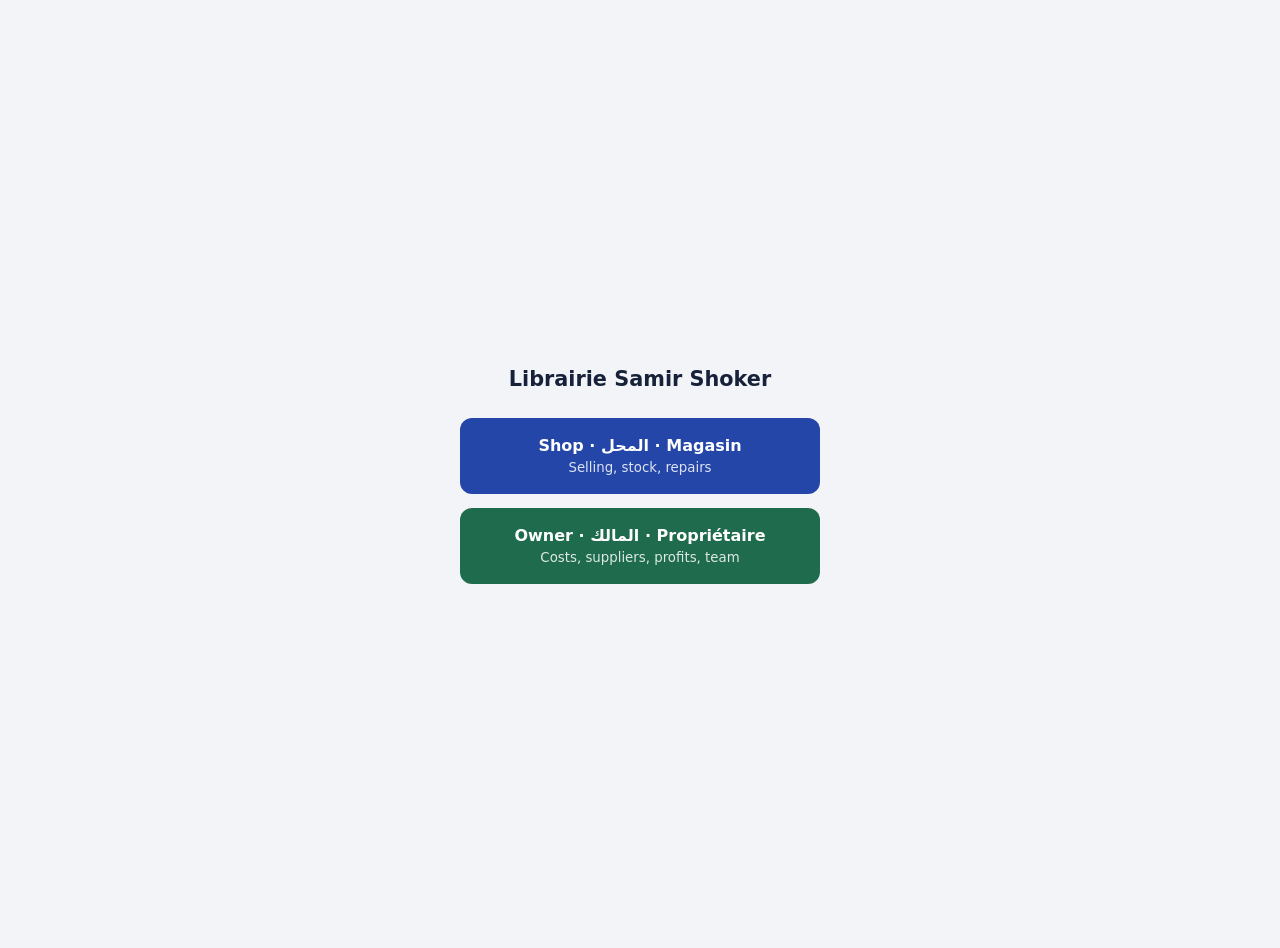
<file: index.html>
<!doctype html>
<html lang="en">
<head>
<meta charset="utf-8">
<meta name="viewport" content="width=device-width,initial-scale=1">
<title>Librairie Samir Shoker</title>
<style>
  :root{color-scheme:light dark}
  body{margin:0;min-height:100vh;display:grid;place-items:center;background:#F2F4F8;color:#17223A;font:16px/1.5 system-ui,"Segoe UI",sans-serif;padding:24px}
  @media (prefers-color-scheme:dark){body{background:#0E131D;color:#E5E9F2}}
  main{display:flex;flex-direction:column;gap:14px;width:100%;max-width:360px;text-align:center}
  h1{font-size:1.3rem;margin:0 0 8px}
  a{display:block;padding:16px;border-radius:12px;color:#fff;text-decoration:none;font-weight:600}
  .s{background:#2346A8} .o{background:#1F6B4E}
  small{display:block;font-weight:400;opacity:.85}
</style>
</head>
<body>
<main>
  <h1>Librairie Samir Shoker</h1>
  <a class="s" href="staff/">Shop · المحل · Magasin<small>Selling, stock, repairs</small></a>
  <a class="o" href="owner/">Owner · المالك · Propriétaire<small>Costs, suppliers, profits, team</small></a>
</main>
</body>
</html>
</file>
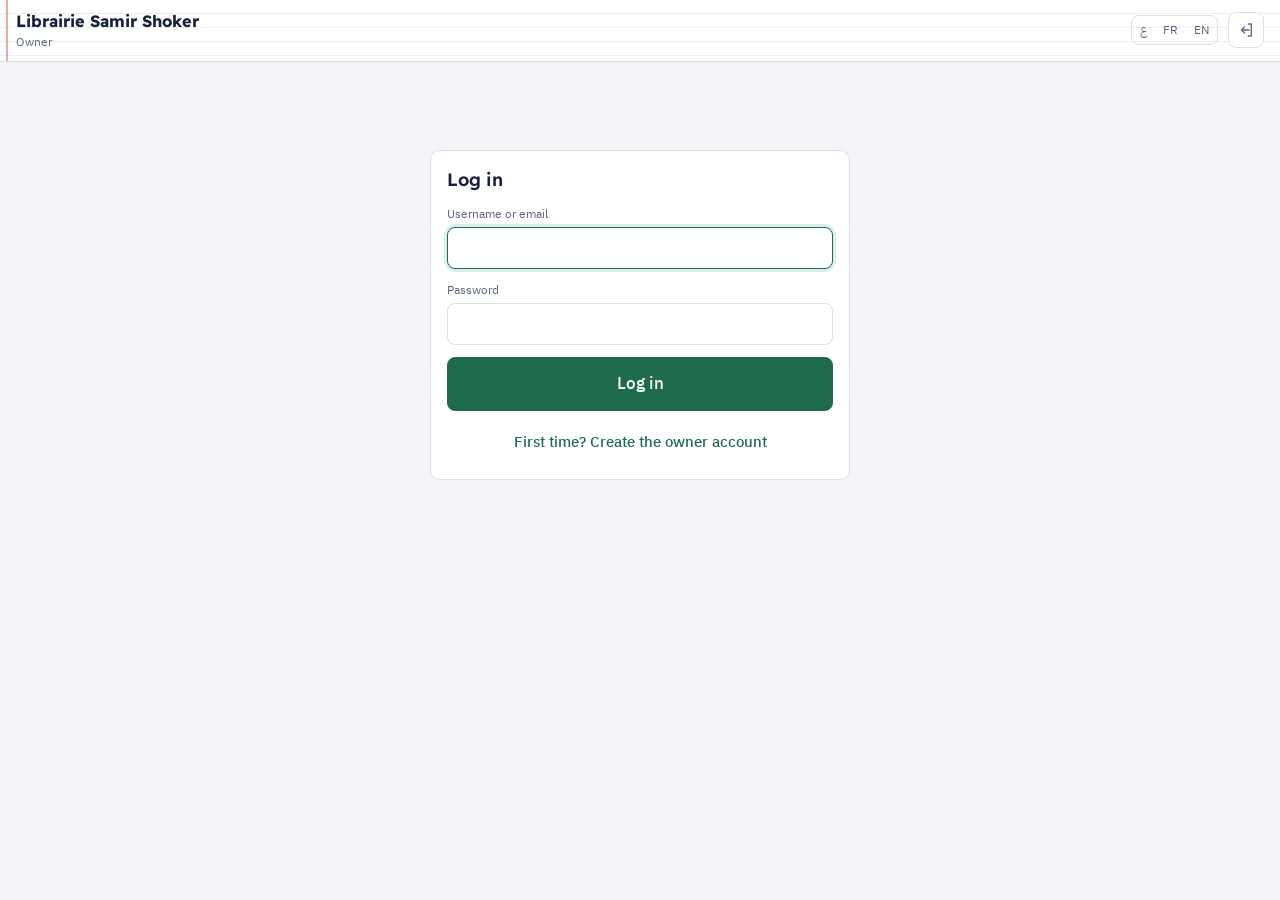
<file: owner/index.html>
<!doctype html>
<html lang="ar" dir="rtl" data-app="owner">
<head>
<meta charset="utf-8">
<meta name="viewport" content="width=device-width,initial-scale=1,viewport-fit=cover">
<title>Librairie Samir · Owner</title>
<meta name="theme-color" content="#1F6B4E">
<link rel="manifest" href="manifest.webmanifest">
<link rel="icon" href="icon-192.png">
<link rel="apple-touch-icon" href="icon-192.png">
<meta name="apple-mobile-web-app-capable" content="yes">
<meta name="apple-mobile-web-app-title" content="Samir Owner">
<link rel="preconnect" href="https://fonts.googleapis.com">
<link rel="stylesheet" href="https://fonts.googleapis.com/css2?family=Readex+Pro:wght@500;600;700&family=IBM+Plex+Sans+Arabic:wght@400;500;600;700&family=IBM+Plex+Mono:wght@500&display=swap">
<link rel="stylesheet" href="../shared/styles.css">
</head>
<body class="auth">
<div class="app">
  <header class="top"><div class="top-in">
    <div class="brand"><b id="shopName">Librairie Samir Shoker</b><span id="subTitle"></span></div>
    <div class="langs" role="group" aria-label="Language">
      <button data-a="lang" data-v="ar" id="l-ar">ع</button><button data-a="lang" data-v="fr" id="l-fr">FR</button><button data-a="lang" data-v="en" id="l-en">EN</button>
    </div>
    <button class="iconbtn" data-a="logout" aria-label="Log out"><svg viewBox="0 0 24 24" fill="none" stroke="currentColor" stroke-width="1.8" stroke-linecap="round" stroke-linejoin="round"><path d="M15 4h4v16h-4M10 8l-4 4 4 4M6 12h10"/></svg></button>
  </div></header>
  <div class="netbar" id="netBar" hidden></div>
  <nav class="tabs" id="tabs"></nav>
  <main id="view"><div class="empty"><p>…</p></div></main>
</div>
<div id="modal"></div>
<div class="toast" id="toast" hidden><div></div></div>
<script type="module">
  import { boot } from "../shared/app.js";
  boot("owner");
</script>
</body>
</html>
</file>
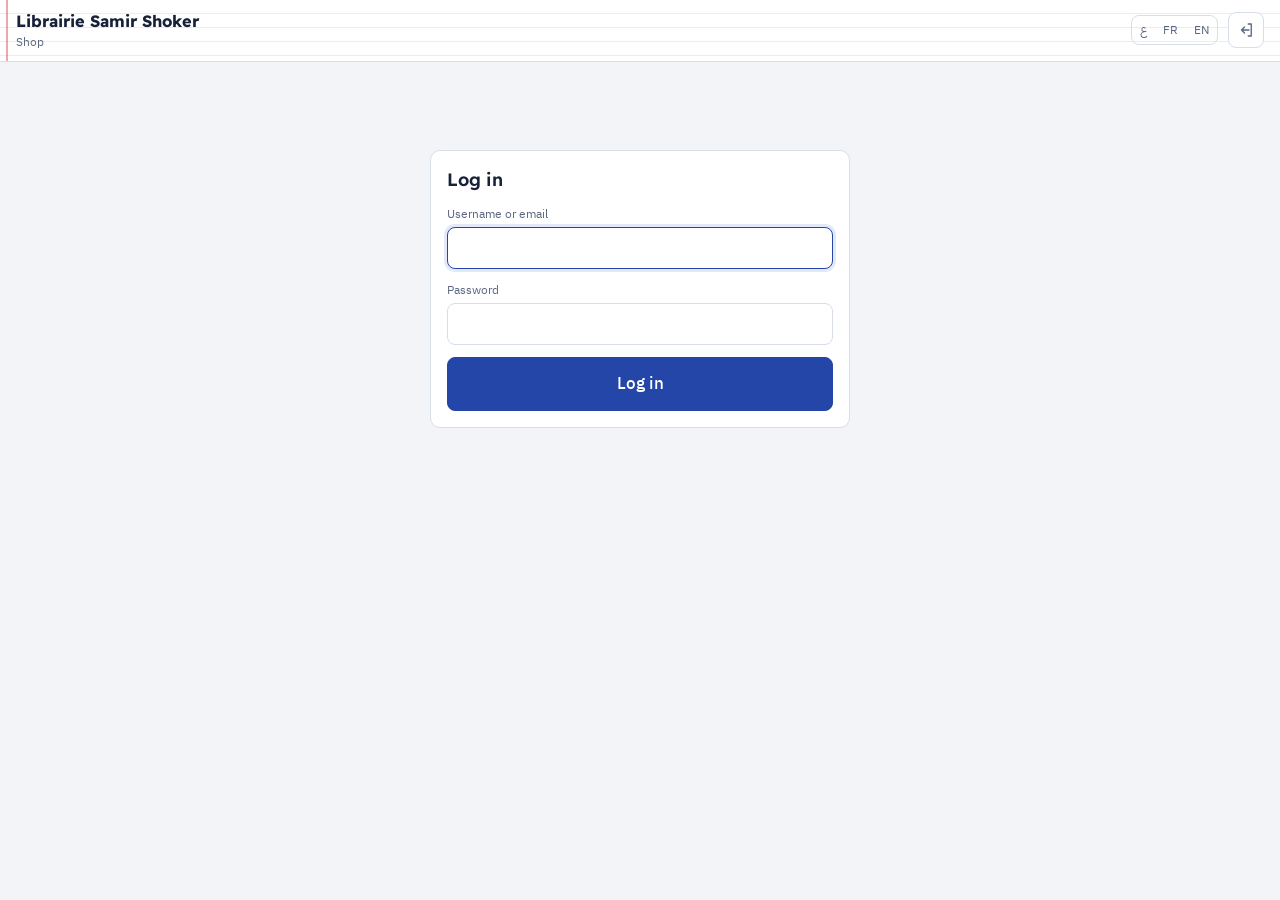
<file: staff/index.html>
<!doctype html>
<html lang="ar" dir="rtl" data-app="staff">
<head>
<meta charset="utf-8">
<meta name="viewport" content="width=device-width,initial-scale=1,viewport-fit=cover">
<title>Librairie Samir · Shop</title>
<meta name="theme-color" content="#2346A8">
<link rel="manifest" href="manifest.webmanifest">
<link rel="icon" href="icon-192.png">
<link rel="apple-touch-icon" href="icon-192.png">
<meta name="apple-mobile-web-app-capable" content="yes">
<meta name="apple-mobile-web-app-title" content="Samir Shop">
<link rel="preconnect" href="https://fonts.googleapis.com">
<link rel="stylesheet" href="https://fonts.googleapis.com/css2?family=Readex+Pro:wght@500;600;700&family=IBM+Plex+Sans+Arabic:wght@400;500;600;700&family=IBM+Plex+Mono:wght@500&display=swap">
<link rel="stylesheet" href="../shared/styles.css">
</head>
<body class="auth">
<div class="app">
  <header class="top"><div class="top-in">
    <div class="brand"><b id="shopName">Librairie Samir Shoker</b><span id="subTitle"></span></div>
    <div class="langs" role="group" aria-label="Language">
      <button data-a="lang" data-v="ar" id="l-ar">ع</button><button data-a="lang" data-v="fr" id="l-fr">FR</button><button data-a="lang" data-v="en" id="l-en">EN</button>
    </div>
    <button class="iconbtn" data-a="logout" aria-label="Log out"><svg viewBox="0 0 24 24" fill="none" stroke="currentColor" stroke-width="1.8" stroke-linecap="round" stroke-linejoin="round"><path d="M15 4h4v16h-4M10 8l-4 4 4 4M6 12h10"/></svg></button>
  </div></header>
  <div class="netbar" id="netBar" hidden></div>
  <nav class="tabs" id="tabs"></nav>
  <main id="view"><div class="empty"><p>…</p></div></main>
</div>
<div id="modal"></div>
<div class="toast" id="toast" hidden><div></div></div>
<script type="module">
  import { boot } from "../shared/app.js";
  boot("staff");
</script>
</body>
</html>
</file>
<file: shared/styles.css>
/* Librairie Samir Shoker — shared styles.
   Layout: notebook-ruled header, bottom tab bar on phones, side rail on PC.
   The Shop app is notebook blue; the Owner app is cedar green so nobody mixes them up. */
:root{
  --bg:#F2F4F8; --surface:#FFFFFF; --sunk:#E9EDF4; --line:#D8DEE8; --ink:#17223A; --muted:#5B6680;
  --accent:#2346A8; --accent-ink:#FFFFFF; --accent-soft:#E3E9F8; --hi:#F5C518; --hi-ink:#1E1A06; --margin:#D9534F;
  --ok:#1E8556; --ok-soft:#DFF2E8; --warn:#A86A12; --warn-soft:#FBEED6; --bad:#BF3029; --bad-soft:#FBE3E1;
  --rule:rgba(35,70,168,.10); --chart-rev:#9DB0E6; --chart-prof:#1E8556;
  --f-display:"Readex Pro","IBM Plex Sans Arabic",system-ui,sans-serif;
  --f-body:"IBM Plex Sans Arabic","Readex Pro",system-ui,-apple-system,"Segoe UI",sans-serif;
  --f-mono:"IBM Plex Mono",ui-monospace,Menlo,Consolas,monospace;
  --r:10px; color-scheme:light;
}
:root[data-app="owner"]{ --accent:#1F6B4E; --accent-soft:#DDEFE6; --rule:rgba(31,107,78,.10); --chart-rev:#A9CDBC; --chart-prof:#1F6B4E; }
@media (prefers-color-scheme: dark){
  :root{ --bg:#0E131D; --surface:#161D2B; --sunk:#111824; --line:#283245; --ink:#E5E9F2; --muted:#909CB3;
    --accent:#7E9CFF; --accent-ink:#0B1020; --accent-soft:#1C2744; --hi:#F2C94C; --margin:#E8746F;
    --ok:#4CC08A; --ok-soft:#173528; --warn:#E3A64B; --warn-soft:#3A2C14; --bad:#F07068; --bad-soft:#3D1D1C;
    --rule:rgba(126,156,255,.09); --chart-rev:#3A4F8A; --chart-prof:#4CC08A; color-scheme:dark; }
  :root[data-app="owner"]{ --accent:#5CC79A; --accent-ink:#06140E; --accent-soft:#15302A; --rule:rgba(92,199,154,.09); --chart-rev:#2C5546; --chart-prof:#5CC79A; }
}
*{box-sizing:border-box}
html,body{height:100%}
body{margin:0;background:var(--bg);color:var(--ink);font-family:var(--f-body);font-size:15px;line-height:1.45;-webkit-font-smoothing:antialiased;
  padding-top:env(safe-area-inset-top,0px)}
body::before{content:"";position:fixed;inset:0 0 auto;height:env(safe-area-inset-top,0px);z-index:30;background:var(--surface)}
button,input,select,textarea{font:inherit;color:inherit}
button{cursor:pointer}
[hidden]{display:none!important}
:focus-visible{outline:2px solid var(--accent);outline-offset:2px}
h1,h2,h3{font-family:var(--f-display);margin:0;font-weight:600;text-wrap:balance}
h2{font-size:1.12rem} h3{font-size:.98rem}
p{margin:0}
.num{font-variant-numeric:tabular-nums}
.mono{font-family:var(--f-mono);font-size:.82em}
.muted{color:var(--muted)} .small{font-size:.82rem} .grow{flex:1;min-width:0}
.ok-t{color:var(--ok)} .warn-t{color:var(--warn)} .strike{text-decoration:line-through;color:var(--muted)}
.err{color:var(--bad);font-size:.9rem}

/* frame */
.app{display:grid;grid-template-columns:1fr;min-height:100%}
.top{position:sticky;top:env(safe-area-inset-top,0px);z-index:20;background:var(--surface);border-bottom:1px solid var(--line);
  background-image:repeating-linear-gradient(to bottom,transparent 0 13px,var(--rule) 13px 14px)}
.top-in{display:flex;align-items:center;gap:10px;padding-block:10px;padding-left:max(16px,env(safe-area-inset-left,0px));padding-right:max(16px,env(safe-area-inset-right,0px));position:relative}
.top-in::before{content:"";position:absolute;inset-block:0;inset-inline-start:6px;width:2px;background:var(--margin);opacity:.5}
.brand{flex:1;min-width:0;display:flex;flex-direction:column}
.brand b{font-family:var(--f-display);font-weight:700;font-size:1.02rem;white-space:nowrap;overflow:hidden;text-overflow:ellipsis}
.brand span{font-size:.74rem;color:var(--muted);white-space:nowrap;overflow:hidden;text-overflow:ellipsis}
.langs{display:flex;border:1px solid var(--line);border-radius:8px;overflow:hidden;flex:none}
.langs button{border:0;background:transparent;padding:5px 8px;font-size:.78rem;color:var(--muted)}
.langs button[aria-pressed="true"]{background:var(--accent);color:var(--accent-ink)}
.iconbtn{border:1px solid var(--line);background:var(--surface);border-radius:8px;width:36px;height:36px;display:inline-grid;place-items:center;color:var(--muted);flex:none;padding:0}
.iconbtn svg{width:18px;height:18px} .iconbtn.sm{width:30px;height:30px}
.netbar{background:var(--warn-soft);color:var(--warn);font-size:.85rem;padding:6px max(16px,env(safe-area-inset-right,0px)) 6px max(16px,env(safe-area-inset-left,0px))}

main{padding-block:16px 110px;padding-left:max(16px,env(safe-area-inset-left,0px));padding-right:max(16px,env(safe-area-inset-right,0px));
  max-width:1120px;width:100%;margin-inline:auto;display:flex;flex-direction:column;gap:16px;min-width:0}
nav.tabs{position:fixed;inset:auto 0 0 0;z-index:20;background:var(--surface);border-top:1px solid var(--line);display:grid;grid-template-columns:repeat(5,1fr);
  padding-bottom:env(safe-area-inset-bottom,0px);padding-left:env(safe-area-inset-left,0px);padding-right:env(safe-area-inset-right,0px)}
nav.tabs:empty{display:none}
nav.tabs a{display:flex;flex-direction:column;align-items:center;gap:2px;padding:8px 2px 9px;text-decoration:none;color:var(--muted);font-size:.72rem;position:relative;min-width:0}
nav.tabs a span{max-width:100%;overflow:hidden;text-overflow:ellipsis;white-space:nowrap}
nav.tabs a svg{width:22px;height:22px}
nav.tabs a[aria-current="page"]{color:var(--accent);font-weight:600}
nav.tabs a[aria-current="page"]::before{content:"";position:absolute;top:0;inset-inline:22%;height:3px;border-radius:0 0 3px 3px;background:var(--accent)}
nav.tabs .badge{position:absolute;top:4px;inset-inline-start:calc(50% + 6px);background:var(--bad);color:#fff;font-size:.62rem;border-radius:9px;padding:0 5px;line-height:15px}
@media (min-width:900px){
  .app{grid-template-columns:210px 1fr;grid-template-rows:auto auto 1fr}
  .top,.netbar{grid-column:1 / -1}
  nav.tabs{position:sticky;top:64px;align-self:start;inset:auto;grid-template-columns:1fr;border-top:0;border-inline-end:1px solid var(--line);
    height:calc(100vh - 64px);padding:14px 10px;gap:2px;align-content:start;background:transparent}
  nav.tabs a{flex-direction:row;gap:10px;padding:10px 12px;border-radius:8px;font-size:.92rem}
  nav.tabs a[aria-current="page"]{background:var(--accent-soft)}
  nav.tabs a[aria-current="page"]::before{display:none}
  nav.tabs .badge{position:static;margin-inline-start:auto}
  main{padding-bottom:40px}
}
body.auth .app{grid-template-columns:1fr}
.auth-card{max-width:420px;width:100%;margin:8vh auto 0}

/* surfaces */
.card{background:var(--surface);border:1px solid var(--line);border-radius:var(--r);padding:16px;display:flex;flex-direction:column;gap:12px;min-width:0}
.card-h{display:flex;align-items:center;gap:10px;flex-wrap:wrap}
.card-h h2,.card-h h3{flex:1;min-width:0}
.subcard{background:var(--sunk);border-radius:var(--r);padding:12px;display:flex;flex-direction:column;gap:10px;min-width:0}
.subcard.owner{border:1px dashed var(--accent)}
.grid2{display:grid;grid-template-columns:1fr;gap:16px}
@media (min-width:760px){.grid2{grid-template-columns:1fr 1fr}}
.tiles{display:grid;grid-template-columns:repeat(2,minmax(0,1fr));gap:10px}
@media (min-width:760px){.tiles{grid-template-columns:repeat(4,minmax(0,1fr))}}
.card .tiles{grid-template-columns:repeat(auto-fit,minmax(150px,1fr))}
.tile{background:var(--surface);border:1px solid var(--line);border-radius:var(--r);padding:12px 14px;display:flex;flex-direction:column;gap:2px;min-width:0;text-decoration:none;color:inherit}
.card .tile{background:var(--sunk);border:0}
.tile .k{font-size:.74rem;color:var(--muted);text-transform:uppercase;letter-spacing:.05em}
:root[lang="ar"] .tile .k{text-transform:none;letter-spacing:0}
.tile .v{font-family:var(--f-display);font-size:1.4rem;font-weight:600;line-height:1.2}
.tile .s{font-size:.78rem;color:var(--muted)}
.tile.alert{border-color:var(--bad);background:var(--bad-soft)} .tile.alert .v{color:var(--bad)}
.empty{display:flex;flex-direction:column;gap:10px;align-items:flex-start;padding:22px 18px;border:1.5px dashed var(--line);border-radius:var(--r);background:var(--surface)}

/* controls */
.btn{border:1px solid var(--line);background:var(--surface);border-radius:8px;padding:8px 13px;font-weight:500;display:inline-flex;align-items:center;justify-content:center;gap:6px;min-height:40px;white-space:nowrap;text-decoration:none}
.btn svg{width:17px;height:17px}
.btn.primary{background:var(--accent);border-color:var(--accent);color:var(--accent-ink)}
.btn.pencil{background:var(--hi);border-color:var(--hi);color:var(--hi-ink);font-weight:600}
.btn.danger{color:var(--bad);border-color:var(--bad)}
.btn.ghost{border-color:transparent;background:transparent;color:var(--accent)}
.btn.sm{min-height:32px;padding:4px 10px;font-size:.86rem}
.btn.big{min-height:54px;font-size:1.05rem;width:100%}
.btn:disabled{opacity:.45;cursor:not-allowed}
.row{display:flex;gap:8px;flex-wrap:wrap;align-items:flex-end}
.field{display:flex;flex-direction:column;gap:4px;min-width:0}
.field label{font-size:.78rem;color:var(--muted)}
.field small{font-size:.76rem}
.input{width:100%;border:1px solid var(--line);background:var(--surface);border-radius:8px;padding:9px 11px;min-height:42px;min-width:0}
.input:focus{border-color:var(--accent);outline:none;box-shadow:0 0 0 3px var(--accent-soft)}
.input:disabled{background:var(--sunk);color:var(--muted)}
.input.sm{min-height:32px;padding:4px 8px;width:84px}
.fgrid{display:grid;grid-template-columns:repeat(2,minmax(0,1fr));gap:10px}
.fgrid .full{grid-column:1 / -1}
@media (max-width:420px){.fgrid{grid-template-columns:1fr}}
.check{display:flex;gap:8px;align-items:center;font-size:.92rem}
.check input{width:20px;height:20px;accent-color:var(--accent)}
.chips{display:flex;gap:6px;overflow-x:auto;padding-bottom:2px;scrollbar-width:none}
.chips::-webkit-scrollbar{display:none}
.fchip{border:1px solid var(--line);background:var(--surface);border-radius:999px;padding:5px 12px;font-size:.84rem;white-space:nowrap;color:var(--muted)}
.fchip[aria-pressed="true"]{background:var(--ink);border-color:var(--ink);color:var(--bg)}
.fchip.alert{border-color:var(--bad);color:var(--bad)}
.fchip.alert[aria-pressed="true"]{background:var(--bad);color:#fff}
.scanbar{display:flex;gap:8px;align-items:stretch}
.scanbar .input{min-height:48px;font-size:1rem}
.scanbar .btn{min-height:48px}
.results{border:1px solid var(--line);border-radius:8px;overflow:hidden;background:var(--surface)}
.results button{display:flex;width:100%;border:0;border-bottom:1px solid var(--line);background:transparent;padding:10px 12px;gap:10px;text-align:start;align-items:center}
.results button:last-child{border-bottom:0}
.results button:hover{background:var(--accent-soft)}

/* lists */
.list{display:flex;flex-direction:column}
.li{display:flex;align-items:center;gap:10px;padding:10px 0;border-bottom:1px solid var(--line);min-width:0}
.li:last-child{border-bottom:0}
.li .main{flex:1;min-width:0;display:flex;flex-direction:column}
.li .main b{font-weight:500;overflow:hidden;text-overflow:ellipsis;white-space:nowrap}
.li .main small{color:var(--muted);font-size:.78rem;overflow:hidden;text-overflow:ellipsis;white-space:nowrap}
button.li{border:0;border-bottom:1px solid var(--line);background:transparent;text-align:start;width:100%;padding-inline:0}
button.li:hover .main b{color:var(--accent)}
.list.compact .li{padding:7px 0;font-size:.9rem}
.li.wrap-row{flex-wrap:wrap}
.full-row{flex-basis:100%;display:flex;flex-direction:column;gap:8px}
.qty{font-variant-numeric:tabular-nums;font-weight:600;min-width:46px;text-align:center;padding:3px 8px;border-radius:7px;background:var(--ok-soft);color:var(--ok);font-size:.9rem;flex:none}
.qty.low{background:var(--warn-soft);color:var(--warn)} .qty.out{background:var(--bad-soft);color:var(--bad)} .qty.svc{background:var(--sunk);color:var(--muted)}
.price{font-variant-numeric:tabular-nums;text-align:end;min-width:64px;flex:none}
.price small{display:block;color:var(--muted);font-size:.72rem}
.pill{display:inline-flex;align-items:center;gap:4px;font-size:.74rem;padding:3px 9px;border-radius:999px;background:var(--sunk);color:var(--muted);white-space:nowrap;flex:none}
.pill.ok{background:var(--ok-soft);color:var(--ok)} .pill.warn{background:var(--warn-soft);color:var(--warn)}
.pill.strong{background:var(--accent-soft);color:var(--accent);font-size:.86rem;font-weight:600}
.pill.st-received{background:var(--accent-soft);color:var(--accent)} .pill.st-in_progress{background:var(--warn-soft);color:var(--warn)}
.pill.st-ready{background:var(--ok-soft);color:var(--ok)}
.pill-x{border:0;background:none;color:inherit;padding:0 2px;font-size:1rem;line-height:1}
.bar{height:6px;border-radius:3px;background:var(--sunk);overflow:hidden;margin-top:4px}
.bar i{display:block;height:100%;background:var(--accent);border-radius:3px}

/* sell */
.sellgrid{display:grid;grid-template-columns:1fr;gap:16px}
@media (min-width:900px){.sellgrid{grid-template-columns:minmax(0,1.3fr) minmax(0,1fr);align-items:start}}
.cart{display:flex;flex-direction:column}
.cartline{display:grid;grid-template-columns:1fr auto auto;gap:8px 10px;align-items:center;padding:10px 0;border-bottom:1px solid var(--line)}
.cartline .nm{min-width:0;display:flex;flex-direction:column;gap:3px}
.cartline .nm b{font-weight:500;overflow:hidden;text-overflow:ellipsis;white-space:nowrap}
.cartline .lt{min-width:64px;text-align:end}
.stepper{display:flex;align-items:center;border:1px solid var(--line);border-radius:8px;overflow:hidden}
.stepper button{border:0;background:var(--sunk);width:36px;height:36px;font-size:1.1rem}
.stepper input{width:46px;border:0;text-align:center;background:transparent;height:36px;font-variant-numeric:tabular-nums}
.tr{display:flex;justify-content:space-between;gap:10px;align-items:baseline}
.tr.total{margin-top:4px}
.grand{font-family:var(--f-display);font-size:1.7rem;font-weight:700;line-height:1.1}
.grand-ll{color:var(--muted)}
.changebox{border-radius:8px;padding:10px 12px;background:var(--sunk);display:flex;justify-content:space-between;gap:10px;flex-wrap:wrap}
.changebox.ok{background:var(--ok-soft);color:var(--ok)} .changebox.due{background:var(--warn-soft);color:var(--warn)}
@media (min-width:900px){.pay{position:sticky;top:80px}}

/* tables & chart */
.tablewrap{overflow-x:auto;border:1px solid var(--line);border-radius:8px}
table{border-collapse:collapse;width:100%;font-size:.9rem}
th,td{padding:8px 10px;border-bottom:1px solid var(--line);text-align:start;white-space:nowrap}
td.wrap{white-space:normal;min-width:140px}
th{font-size:.74rem;color:var(--muted);font-weight:500;background:var(--sunk)}
td.n,th.n{text-align:end;font-variant-numeric:tabular-nums}
tr:last-child td{border-bottom:0}
td.strong{font-weight:600;color:var(--accent)}
.chartwrap{overflow-x:auto}
.chartwrap svg{width:100%;min-width:420px;height:auto;display:block}
.chartwrap .grid{stroke:var(--line);stroke-width:1}
.chartwrap .axis{fill:var(--muted);font-size:11px;font-family:var(--f-body)}
.chartwrap .rev{fill:var(--chart-rev)} .chartwrap .prof{fill:var(--chart-prof)}
.legend{display:inline-flex;gap:6px;align-items:center;font-size:.78rem;color:var(--muted)}
.sw{display:inline-block;width:10px;height:10px;border-radius:2px} .sw.rev{background:var(--chart-rev)} .sw.prof{background:var(--chart-prof);margin-inline-start:8px}
.moregrid{display:grid;grid-template-columns:repeat(auto-fill,minmax(130px,1fr));gap:10px}
.morebtn{display:flex;flex-direction:column;gap:8px;align-items:flex-start;padding:14px;border-radius:var(--r);background:var(--sunk);text-decoration:none;color:inherit;font-weight:500}
.morebtn svg{width:24px;height:24px;color:var(--accent)}

/* sheet */
.overlay{position:fixed;inset:0;z-index:50;background:rgba(10,14,24,.45);display:flex;align-items:flex-end;justify-content:center}
.sheet{background:var(--surface);width:100%;max-width:640px;max-height:92vh;overflow:auto;border-radius:16px 16px 0 0;display:flex;flex-direction:column;gap:14px;
  padding:18px max(16px,env(safe-area-inset-right,0px)) calc(18px + env(safe-area-inset-bottom,0px)) max(16px,env(safe-area-inset-left,0px))}
.sheet.wide{max-width:820px}
@media (min-width:700px){.overlay{align-items:center}.sheet{border-radius:14px;padding:22px}}
.sheet-h{display:flex;align-items:center;gap:10px}
.sheet-h h2{flex:1;min-width:0}
.sheet-f{display:flex;gap:8px;flex-wrap:wrap;align-items:center;position:sticky;bottom:-18px;background:var(--surface);padding-block:8px}
.receipt-preview{display:flex;justify-content:center;background:var(--sunk);border-radius:8px;padding:12px;overflow-x:auto}
.receipt-preview .r{box-shadow:0 2px 10px rgba(0,0,0,.12)}

/* scanner */
.scanner{position:fixed;inset:0;z-index:70;background:#000;display:flex;flex-direction:column}
.scanner-top{display:flex;gap:10px;align-items:center;justify-content:space-between;color:#fff;font-family:var(--f-mono);
  padding:calc(10px + env(safe-area-inset-top,0px)) max(16px,env(safe-area-inset-right,0px)) 10px max(16px,env(safe-area-inset-left,0px))}
.scanner-top .iconbtn{background:#222;border-color:#444;color:#fff}
.scanner-view{position:relative;flex:1;overflow:hidden;display:flex;align-items:center;justify-content:center}
.scanner-view video{width:100%;height:100%;object-fit:cover}
.scanner-frame{position:absolute;width:min(85%,340px);height:min(30%,170px);border:3px solid var(--hi);border-radius:12px;box-shadow:0 0 0 2000px rgba(0,0,0,.35);pointer-events:none}
#scanView>div{width:100%!important}

.toast{position:fixed;z-index:80;inset-inline:0;bottom:calc(84px + env(safe-area-inset-bottom,0px));display:flex;justify-content:center;pointer-events:none;padding-inline:16px}
.toast div{background:var(--ink);color:var(--bg);padding:10px 16px;border-radius:10px;font-size:.9rem;box-shadow:0 6px 20px rgba(0,0,0,.2);max-width:520px}
@media (min-width:900px){.toast{bottom:24px}}
@media (prefers-reduced-motion:no-preference){.sheet{animation:up .18s ease-out}@keyframes up{from{transform:translateY(16px)}}}
</file>
